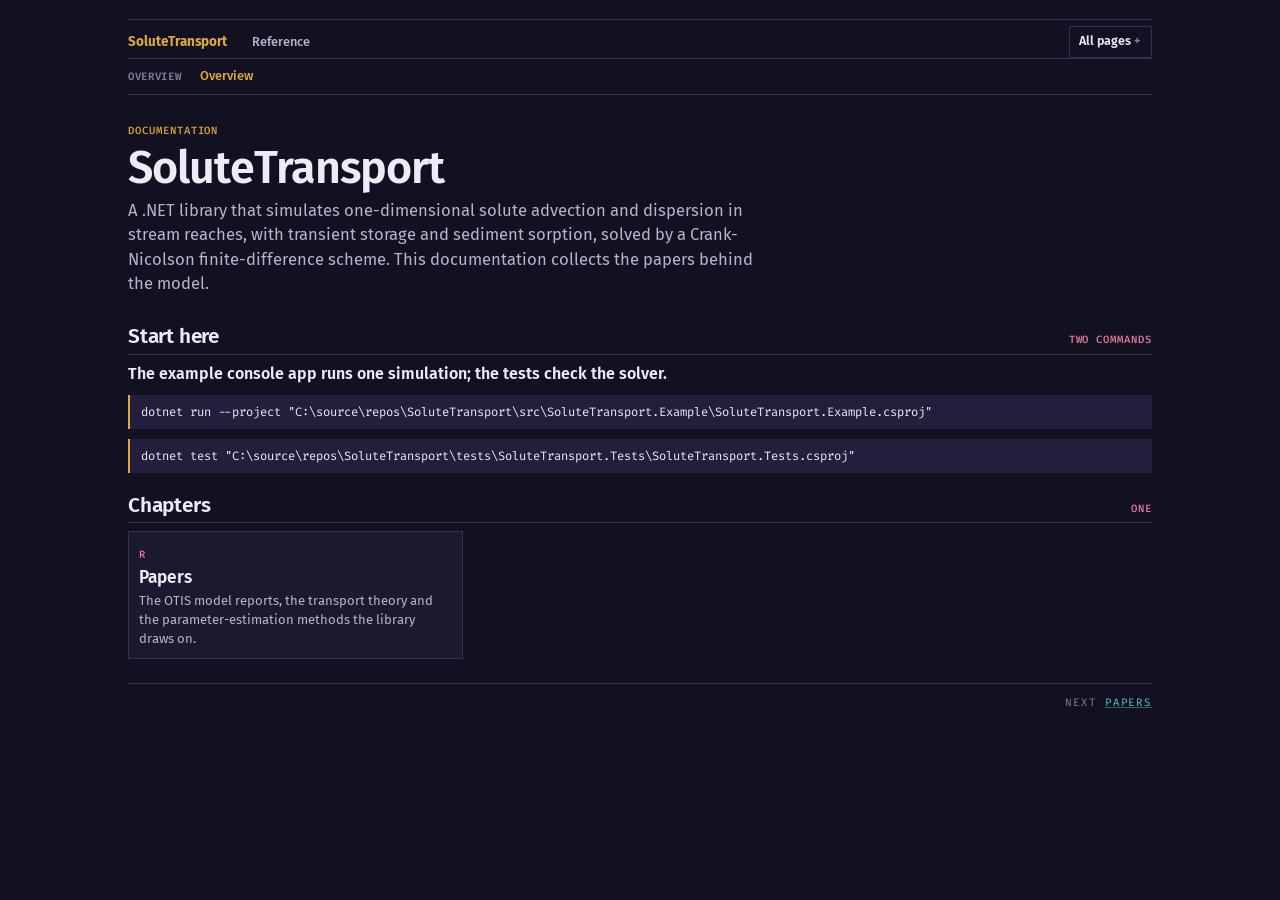
<file: docs/index.html>
<!doctype html>
<html lang="en">
<head><meta charset="utf-8"><meta name="viewport" content="width=device-width,initial-scale=1"><title>SoluteTransport</title>
  <link rel="stylesheet" href="style.css">
</head>
<body><main class="shell">
    <nav class="site-nav" aria-label="Documentation">
      <div class="site-nav-primary">
        <a href="index.html" class="site-brand" aria-current="page">SoluteTransport</a>
        <div class="site-sections">
          <a href="reference/papers.html" class="site-section">Reference</a>
        </div>
        <details class="sitemap">
          <summary>All pages</summary>
          <div class="sitemap-panel">
            <div class="sitemap-group">
              <strong>Overview</strong>
              <a href="index.html" aria-current="page">Overview</a>
            </div>
            <div class="sitemap-group sitemap-utility">
              <strong>Reference</strong>
              <a href="reference/papers.html">Papers</a>
            </div>
          </div>
        </details>
      </div>
      <div class="site-context">
        <span class="context-label">Overview</span>
        <a href="index.html" aria-current="page">Overview</a>
      </div>
    </nav>

    <header>
      <p class="eyebrow">Documentation</p>
      <h1>SoluteTransport</h1>
      <p class="standfirst">A .NET library that simulates one-dimensional solute advection and dispersion in stream reaches, with transient storage and sediment sorption, solved by a Crank-Nicolson finite-difference scheme. This documentation collects the papers behind the model.</p>
    </header>

    <section id="start">
      <div class="section-head"><h2>Start here</h2><span class="count">two commands</span></div>
      <p class="takeaway">The example console app runs one simulation; the tests check the solver.</p>
      <pre><code>dotnet run --project "C:\source\repos\SoluteTransport\src\SoluteTransport.Example\SoluteTransport.Example.csproj"</code></pre>
      <pre><code>dotnet test "C:\source\repos\SoluteTransport\tests\SoluteTransport.Tests\SoluteTransport.Tests.csproj"</code></pre>
    </section>

    <section id="chapters">
      <div class="section-head"><h2>Chapters</h2><span class="count">one</span></div>
      <div class="steps">
        <article class="step-card"><a href="reference/papers.html"><span class="step">R</span><h3>Papers</h3><p>The OTIS model reports, the transport theory and the parameter-estimation methods the library draws on.</p></a></article>
      </div>
    </section>

    <footer><div class="walk"><span class="next"><b>Next</b><a href="reference/papers.html">Papers</a></span></div></footer>
  </main>
</body>
</html>
</file>
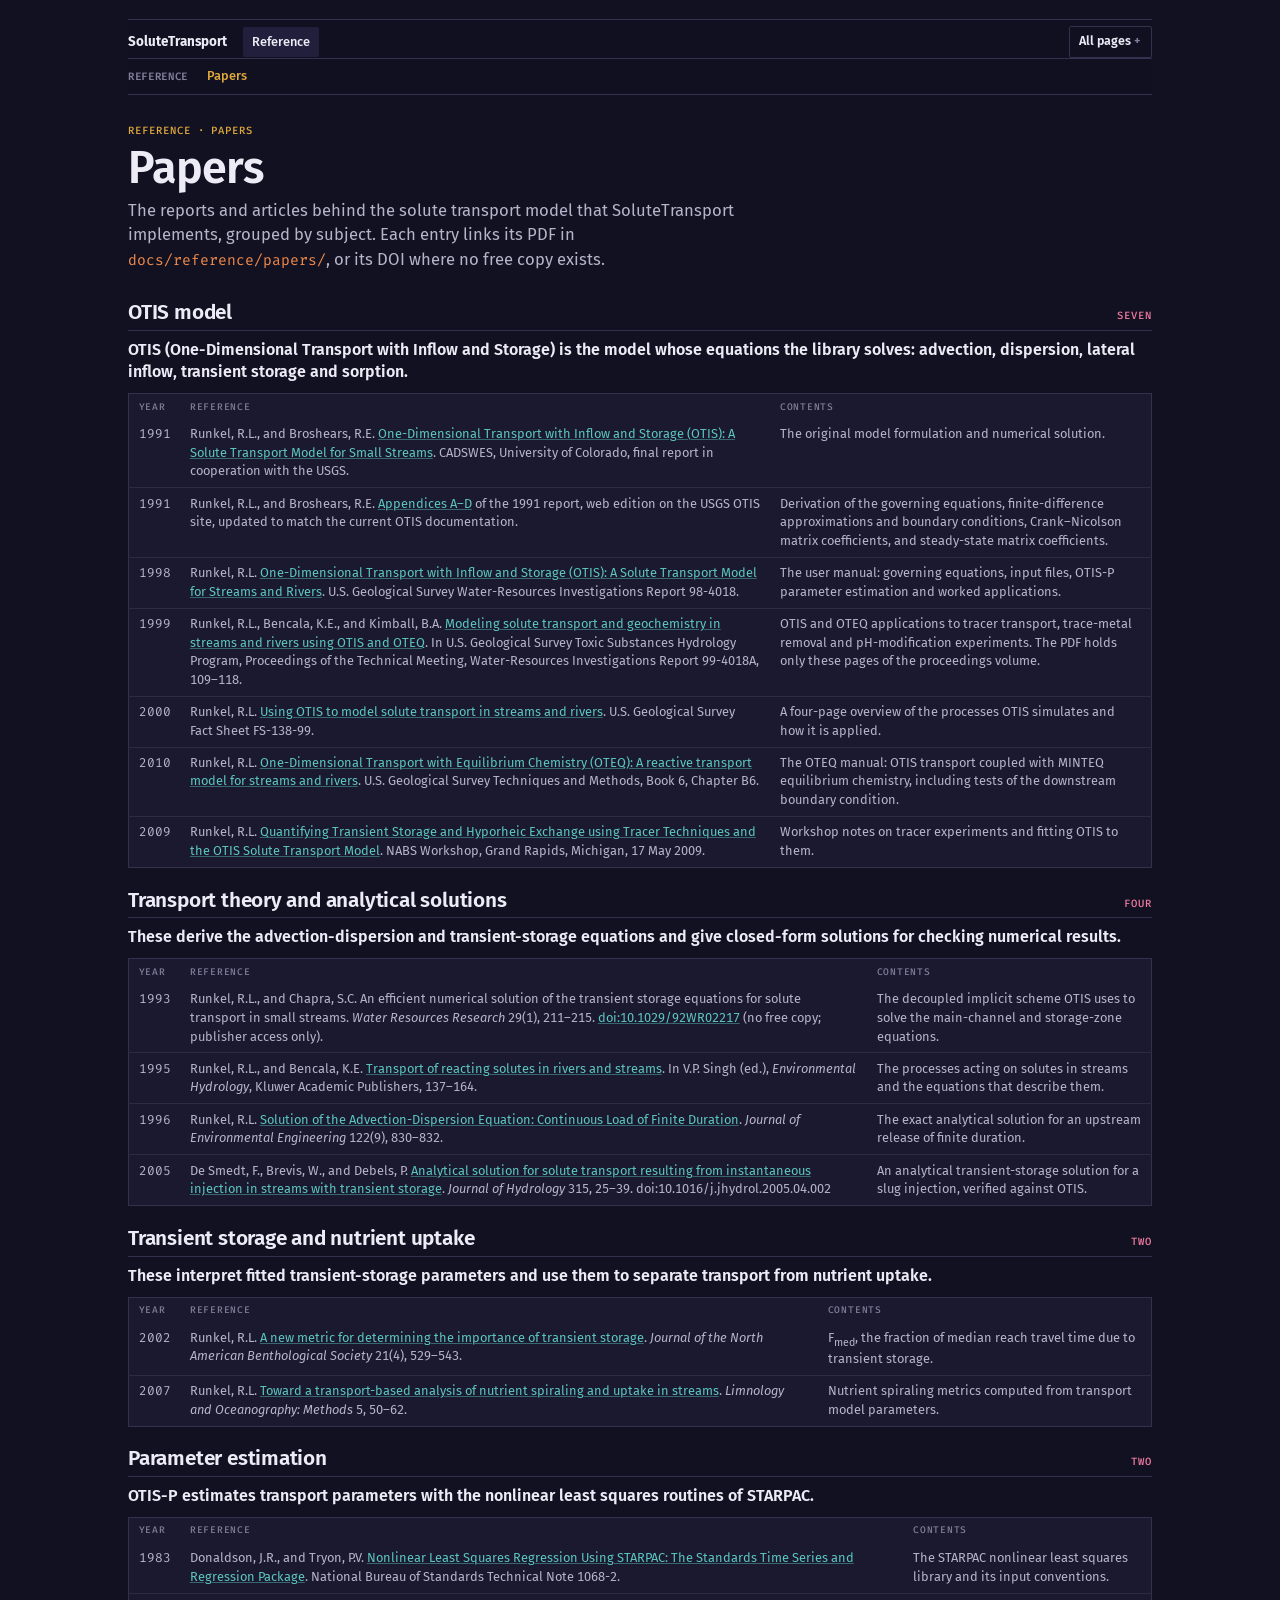
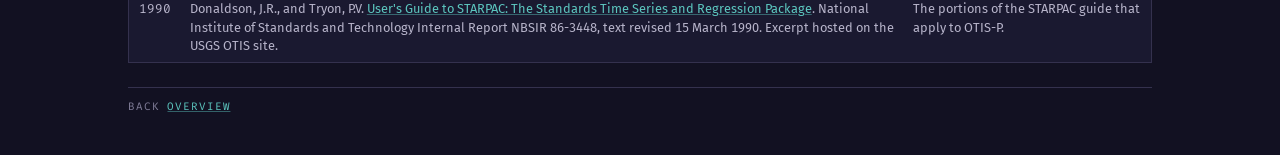
<file: docs/reference/papers.html>
<!doctype html>
<html lang="en">
<head><meta charset="utf-8"><meta name="viewport" content="width=device-width,initial-scale=1"><title>Papers · SoluteTransport</title>
  <link rel="stylesheet" href="../style.css">
</head>
<body><main class="shell">
    <nav class="site-nav" aria-label="Documentation">
      <div class="site-nav-primary">
        <a href="../index.html" class="site-brand">SoluteTransport</a>
        <div class="site-sections">
          <a href="../reference/papers.html" class="site-section section-current" aria-current="page">Reference</a>
        </div>
        <details class="sitemap">
          <summary>All pages</summary>
          <div class="sitemap-panel">
            <div class="sitemap-group">
              <strong>Overview</strong>
              <a href="../index.html">Overview</a>
            </div>
            <div class="sitemap-group sitemap-utility">
              <strong>Reference</strong>
              <a href="../reference/papers.html" aria-current="page">Papers</a>
            </div>
          </div>
        </details>
      </div>
      <div class="site-context">
        <span class="context-label">Reference</span>
        <a href="../reference/papers.html" aria-current="page">Papers</a>
      </div>
    </nav>

    <header>
      <p class="eyebrow">Reference · papers</p>
      <h1>Papers</h1>
      <p class="standfirst">The reports and articles behind the solute transport model that SoluteTransport implements, grouped by subject. Each entry links its PDF in <code>docs/reference/papers/</code>, or its DOI where no free copy exists.</p>
    </header>

    <section id="otis">
      <div class="section-head"><h2>OTIS model</h2><span class="count">seven</span></div>
      <p class="takeaway">OTIS (One-Dimensional Transport with Inflow and Storage) is the model whose equations the library solves: advection, dispersion, lateral inflow, transient storage and sorption.</p>
      <div class="table-wrap">
        <table>
          <thead><tr><th>Year</th><th>Reference</th><th>Contents</th></tr></thead>
          <tbody>
            <tr><td class="n">1991</td><td>Runkel, R.L., and Broshears, R.E. <a href="papers/runkel-broshears-1991-otis-cadswes-report.pdf">One-Dimensional Transport with Inflow and Storage (OTIS): A Solute Transport Model for Small Streams</a>. CADSWES, University of Colorado, final report in cooperation with the USGS.</td><td>The original model formulation and numerical solution.</td></tr>
            <tr><td class="n">1991</td><td>Runkel, R.L., and Broshears, R.E. <a href="papers/runkel-broshears-otis-appendices-a-d.pdf">Appendices A–D</a> of the 1991 report, web edition on the USGS OTIS site, updated to match the current OTIS documentation.</td><td>Derivation of the governing equations, finite-difference approximations and boundary conditions, Crank–Nicolson matrix coefficients, and steady-state matrix coefficients.</td></tr>
            <tr><td class="n">1998</td><td>Runkel, R.L. <a href="papers/runkel-1998-otis-usgs-wrir-98-4018.pdf">One-Dimensional Transport with Inflow and Storage (OTIS): A Solute Transport Model for Streams and Rivers</a>. U.S. Geological Survey Water-Resources Investigations Report 98-4018.</td><td>The user manual: governing equations, input files, OTIS-P parameter estimation and worked applications.</td></tr>
            <tr><td class="n">1999</td><td>Runkel, R.L., Bencala, K.E., and Kimball, B.A. <a href="papers/runkel-bencala-kimball-1999-otis-oteq.pdf">Modeling solute transport and geochemistry in streams and rivers using OTIS and OTEQ</a>. In U.S. Geological Survey Toxic Substances Hydrology Program, Proceedings of the Technical Meeting, Water-Resources Investigations Report 99-4018A, 109–118.</td><td>OTIS and OTEQ applications to tracer transport, trace-metal removal and pH-modification experiments. The PDF holds only these pages of the proceedings volume.</td></tr>
            <tr><td class="n">2000</td><td>Runkel, R.L. <a href="papers/runkel-2000-otis-fact-sheet-fs-138-99.pdf">Using OTIS to model solute transport in streams and rivers</a>. U.S. Geological Survey Fact Sheet FS-138-99.</td><td>A four-page overview of the processes OTIS simulates and how it is applied.</td></tr>
            <tr><td class="n">2010</td><td>Runkel, R.L. <a href="papers/runkel-2010-oteq-usgs-tm-6-b6.pdf">One-Dimensional Transport with Equilibrium Chemistry (OTEQ): A reactive transport model for streams and rivers</a>. U.S. Geological Survey Techniques and Methods, Book 6, Chapter B6.</td><td>The OTEQ manual: OTIS transport coupled with MINTEQ equilibrium chemistry, including tests of the downstream boundary condition.</td></tr>
            <tr><td class="n">2009</td><td>Runkel, R.L. <a href="papers/runkel-2009-otis-nabs-workshop.pdf">Quantifying Transient Storage and Hyporheic Exchange using Tracer Techniques and the OTIS Solute Transport Model</a>. NABS Workshop, Grand Rapids, Michigan, 17 May 2009.</td><td>Workshop notes on tracer experiments and fitting OTIS to them.</td></tr>
          </tbody>
        </table>
      </div>
    </section>

    <section id="theory">
      <div class="section-head"><h2>Transport theory and analytical solutions</h2><span class="count">four</span></div>
      <p class="takeaway">These derive the advection-dispersion and transient-storage equations and give closed-form solutions for checking numerical results.</p>
      <div class="table-wrap">
        <table>
          <thead><tr><th>Year</th><th>Reference</th><th>Contents</th></tr></thead>
          <tbody>
            <tr><td class="n">1993</td><td>Runkel, R.L., and Chapra, S.C. An efficient numerical solution of the transient storage equations for solute transport in small streams. <i>Water Resources Research</i> 29(1), 211–215. <a href="https://doi.org/10.1029/92WR02217">doi:10.1029/92WR02217</a> (no free copy; publisher access only).</td><td>The decoupled implicit scheme OTIS uses to solve the main-channel and storage-zone equations.</td></tr>
            <tr><td class="n">1995</td><td>Runkel, R.L., and Bencala, K.E. <a href="papers/runkel-bencala-1995-reacting-solutes.pdf">Transport of reacting solutes in rivers and streams</a>. In V.P. Singh (ed.), <i>Environmental Hydrology</i>, Kluwer Academic Publishers, 137–164.</td><td>The processes acting on solutes in streams and the equations that describe them.</td></tr>
            <tr><td class="n">1996</td><td>Runkel, R.L. <a href="papers/runkel-1996-ade-finite-duration.pdf">Solution of the Advection-Dispersion Equation: Continuous Load of Finite Duration</a>. <i>Journal of Environmental Engineering</i> 122(9), 830–832.</td><td>The exact analytical solution for an upstream release of finite duration.</td></tr>
            <tr><td class="n">2005</td><td>De Smedt, F., Brevis, W., and Debels, P. <a href="papers/de-smedt-2005-transient-storage-analytical.pdf">Analytical solution for solute transport resulting from instantaneous injection in streams with transient storage</a>. <i>Journal of Hydrology</i> 315, 25–39. doi:10.1016/j.jhydrol.2005.04.002</td><td>An analytical transient-storage solution for a slug injection, verified against OTIS.</td></tr>
          </tbody>
        </table>
      </div>
    </section>

    <section id="storage">
      <div class="section-head"><h2>Transient storage and nutrient uptake</h2><span class="count">two</span></div>
      <p class="takeaway">These interpret fitted transient-storage parameters and use them to separate transport from nutrient uptake.</p>
      <div class="table-wrap">
        <table>
          <thead><tr><th>Year</th><th>Reference</th><th>Contents</th></tr></thead>
          <tbody>
            <tr><td class="n">2002</td><td>Runkel, R.L. <a href="papers/runkel-2002-transient-storage-metric.pdf">A new metric for determining the importance of transient storage</a>. <i>Journal of the North American Benthological Society</i> 21(4), 529–543.</td><td>F<sub>med</sub>, the fraction of median reach travel time due to transient storage.</td></tr>
            <tr><td class="n">2007</td><td>Runkel, R.L. <a href="papers/runkel-2007-nutrient-spiraling.pdf">Toward a transport-based analysis of nutrient spiraling and uptake in streams</a>. <i>Limnology and Oceanography: Methods</i> 5, 50–62.</td><td>Nutrient spiraling metrics computed from transport model parameters.</td></tr>
          </tbody>
        </table>
      </div>
    </section>

    <section id="estimation">
      <div class="section-head"><h2>Parameter estimation</h2><span class="count">two</span></div>
      <p class="takeaway">OTIS-P estimates transport parameters with the nonlinear least squares routines of STARPAC.</p>
      <div class="table-wrap">
        <table>
          <thead><tr><th>Year</th><th>Reference</th><th>Contents</th></tr></thead>
          <tbody>
            <tr><td class="n">1983</td><td>Donaldson, J.R., and Tryon, P.V. <a href="papers/donaldson-tryon-1983-starpac-nonlinear-least-squares.pdf">Nonlinear Least Squares Regression Using STARPAC: The Standards Time Series and Regression Package</a>. National Bureau of Standards Technical Note 1068-2.</td><td>The STARPAC nonlinear least squares library and its input conventions.</td></tr>
            <tr><td class="n">1990</td><td>Donaldson, J.R., and Tryon, P.V. <a href="papers/donaldson-tryon-1990-starpac-users-guide-nbsir-86-3448.pdf">User's Guide to STARPAC: The Standards Time Series and Regression Package</a>. National Institute of Standards and Technology Internal Report NBSIR 86-3448, text revised 15 March 1990. Excerpt hosted on the USGS OTIS site.</td><td>The portions of the STARPAC guide that apply to OTIS-P.</td></tr>
          </tbody>
        </table>
      </div>
    </section>

    <footer><div class="walk"><span class="back"><b>Back</b><a href="../index.html">Overview</a></span></div></footer>
  </main>
</body>
</html>
</file>
<file: docs/style.css>
/* House documentation style. Project additions go in docs/site.css. */

@import url("https://fonts.googleapis.com/css2?family=Fira+Code:wght@400;500;600&family=Fira+Sans:ital,wght@0,400;0,500;0,600;0,700;1,400&display=swap");

:root {
  color-scheme: dark;
  --paper:#121122;
  --surface:#1A1930;
  --surface-raised:#221F3C;
  --ink:#EDEBF5;
  --soft:#B7B4CA;
  --faint:#817E99;
  --rule:#34314E;
  --link:#5CC6BF;
  --accent:#E0A93B;
  --danger:#E5534B;
  --info:#8FA8E8;
  --define:#B79AE8;
  --ok:#8FCB6E;
  --key:#F08A4B;
  --mark:#F07AA0;
  --figure-bg:#1A1930;
  --sans:"Fira Sans",ui-sans-serif,system-ui,"Segoe UI",sans-serif;
  --mono:"Fira Code","Fira Mono",ui-monospace,Consolas,monospace;
  --c1:var(--link); --c2:var(--accent); --c3:var(--danger); --c4:var(--info);
  --c5:var(--define); --c6:var(--ok); --c7:var(--key); --c8:var(--mark);
  --bg:var(--paper); --card:var(--surface); --muted:var(--soft); --line:var(--rule);
  --edge:var(--faint); --edge-hot:var(--accent); --pk:var(--info); --fk:var(--danger);
}

* { box-sizing:border-box; }
html { background:var(--paper); }
body { margin:0; background:var(--paper); color:var(--ink); font:15px/1.45 var(--sans); font-variant-ligatures:no-contextual; }
a { color:var(--link); text-decoration-color:color-mix(in srgb,var(--link) 45%,transparent); }
a:hover, a:focus { color:var(--accent); }
code, kbd, samp { font-family:var(--mono); font-size:.88em; overflow-wrap:anywhere; color:var(--key); }
a code, pre code { color:inherit; }
kbd { padding:0 .3em; border:1px solid var(--rule); border-radius:3px; background:var(--surface-raised); }
pre { margin:0; padding:.5rem .7rem; overflow-x:auto; background:var(--surface-raised); border-left:2px solid var(--accent); color:var(--ink); font:.76rem/1.5 var(--mono); }
pre code { font-size:inherit; overflow-wrap:normal; }
mark { padding:0 .15em; background:color-mix(in srgb,var(--mark) 30%,transparent); color:var(--ink); }
h1, h2, h3, h4, p, ul, ol { margin:0; }
ul, ol { padding-left:1.15rem; }
li + li { margin-top:.15rem; }
.visually-hidden { position:absolute; width:1px; height:1px; padding:0; margin:-1px; overflow:hidden; clip:rect(0,0,0,0); white-space:nowrap; border:0; }

/* ------------------------------------------------------------- rhythm */
/* Blocks are spaced by their predecessor, so siblings have one gap and no
   two margins stack. */

.shell { width:min(64rem, calc(100% - 2rem)); margin:auto; padding:1.2rem 0 2.5rem; }
.shell.wide { width:min(120rem, calc(100% - 2rem)); }
.shell.wide > section > p { max-width:80ch; }
.shell > * + * { margin-top:.8rem; }
.shell > section { margin-top:1.3rem; }
.shell > footer { margin-top:1.5rem; }
[id] { scroll-margin-top:10rem; }
section > * + * { margin-top:.6rem; }
.section-head + * { margin-top:.5rem; }
section > h3 { margin-top:.95rem; font:600 1rem/1.25 var(--sans); }
section > ul, section > ol { color:var(--soft); }

header { display:grid; gap:.4rem; padding:1rem 0 .6rem; }
.eyebrow, .count, .source, .step, .plot-data { font:500 .66rem/1.35 var(--mono); letter-spacing:.09em; text-transform:uppercase; }
.eyebrow { color:var(--accent); }
.meta { color:var(--faint); font:.7rem/1.35 var(--mono); letter-spacing:.03em; }
h1 { font:600 clamp(1.9rem,4vw,2.8rem)/1.05 var(--sans); letter-spacing:-.02em; }
.standfirst { color:var(--soft); font:1.04rem/1.45 var(--sans); max-width:72ch; }

/* --------------------------------------------------------- navigation */
/* Written into every page by docs_nav.py from docs/sitemap.json. */

.site-nav { position:sticky; z-index:20; top:0; padding:.35rem 0 0; background:color-mix(in srgb,var(--paper) 96%,transparent); border-block:1px solid var(--rule); }
.site-nav a { color:var(--soft); text-decoration:none; font:500 .8rem/1.25 var(--sans); white-space:nowrap; }
.site-nav a:hover { color:var(--ink); }
.site-nav a[aria-current="page"] { color:var(--accent); }
.site-nav-primary { display:flex; align-items:center; gap:.35rem; }
.site-nav .site-brand { flex:none; padding:.5rem .65rem .5rem 0; color:var(--ink); font:700 .84rem/1.2 var(--sans); }
.site-sections { display:flex; min-width:0; gap:.15rem; }
.site-nav .site-section { padding:.45rem .55rem; border-radius:2px; }
.site-nav .site-section:hover, .site-nav .site-section.section-current { background:var(--surface-raised); color:var(--ink); }
.site-nav .sitemap { position:relative; flex:none; margin:0 0 0 auto; }
.site-nav .sitemap > summary { list-style:none; cursor:pointer; padding:.45rem .6rem; border:1px solid var(--rule); border-radius:2px; color:var(--ink); font:600 .78rem/1.2 var(--sans); }
.site-nav .sitemap > summary::-webkit-details-marker { display:none; }
.site-nav .sitemap > summary::after { content:" +"; color:var(--faint); }
.site-nav .sitemap[open] > summary::after { content:" −"; }
.site-nav details > * + * { margin-top:0; }
.sitemap-panel { position:absolute; top:calc(100% + .45rem); right:0; display:grid; grid-template-columns:repeat(3,minmax(12rem,1fr)); gap:1.1rem 1.5rem; width:min(62rem,calc(100vw - 2rem)); max-height:calc(100vh - 6rem); overflow:auto; padding:1rem; border:1px solid var(--rule); background:var(--paper); box-shadow:0 .8rem 2rem rgba(0,0,0,.35); }
.sitemap-group { display:flex; flex-direction:column; align-items:flex-start; gap:.15rem; min-width:0; }
.sitemap-group > strong { width:100%; margin-bottom:.2rem; padding-bottom:.3rem; border-bottom:1px solid var(--rule); color:var(--ink); font:600 .95rem/1.2 var(--sans); }
.sitemap-group > a { width:100%; padding:.28rem .2rem; white-space:normal; }
.sitemap-group > .sitemap-subsection { margin-top:.25rem; color:var(--ink); font-weight:600; }
.sitemap-group > .sitemap-child { padding-left:.8rem; color:var(--faint); }
.sitemap-group > .sitemap-child:hover { color:var(--ink); }
.site-context { display:flex; flex-wrap:wrap; align-items:center; gap:.15rem; padding:.22rem 0 .3rem; border-top:1px solid var(--rule); }
.site-context a { padding:.35rem .5rem; }
.site-context-detail { padding-left:.6rem; background:var(--surface); }
.context-label { flex:none; padding-right:.55rem; color:var(--faint); font:600 .67rem/1.2 var(--mono); letter-spacing:.06em; text-transform:uppercase; }

.section-head { display:flex; align-items:baseline; gap:.7rem; padding-bottom:.3rem; border-bottom:1px solid var(--rule); }
h2 { font:600 1.3rem/1.15 var(--sans); letter-spacing:-.01em; }
.count { margin-left:auto; color:var(--mark); }
.lede { color:var(--soft); }
.takeaway { color:var(--ink); font:600 1rem/1.4 var(--sans); }

/* ---------------------------------------------------- chips and legends */

.chips { display:flex; flex-wrap:wrap; gap:.3rem; }
.chip { display:inline-flex; align-items:center; min-height:1.35rem; padding:.12rem .38rem; border:1px solid var(--rule); border-radius:999px; color:var(--faint); font:500 .6rem/1 var(--mono); letter-spacing:.055em; text-transform:uppercase; white-space:nowrap; }
.chip.c1 { color:var(--c1); } .chip.c2 { color:var(--c2); } .chip.c3 { color:var(--c3); }
.chip.c4 { color:var(--c4); } .chip.c5 { color:var(--c5); } .chip.c6 { color:var(--c6); }
.chip.c7 { color:var(--c7); } .chip.c8 { color:var(--c8); }
.chip.pending { color:var(--danger); border-style:dashed; }

/* Legends shrink to their keys, so two can share a line. */
.legend { display:inline-flex; flex-wrap:wrap; gap:.4rem .9rem; align-items:center; max-width:100%; margin-right:.4rem; padding:.45rem .65rem; border:1px solid var(--rule); background:var(--surface); color:var(--soft); font-size:.78rem; vertical-align:top; }
.legend b { color:var(--ink); }
.legend-key { display:inline-flex; gap:.35rem; align-items:center; white-space:nowrap; }
.legend-mark { display:inline-block; width:1.35rem; border-top:2px solid var(--c1); }
.legend-mark.dotted { border-top-style:dotted; }
.legend-mark.dashed { border-top-style:dashed; }
.legend-mark.c2 { border-color:var(--c2); } .legend-mark.c3 { border-color:var(--c3); }
.legend-mark.c4 { border-color:var(--c4); } .legend-mark.c5 { border-color:var(--c5); }
.legend-mark.c6 { border-color:var(--c6); } .legend-mark.c7 { border-color:var(--c7); } .legend-mark.c8 { border-color:var(--c8); }
.sw { display:inline-block; width:.8rem; height:.8rem; border-radius:2px; border:1px solid var(--rule); vertical-align:-.08rem; }

/* ------------------------------------------------------------- figures */

.fig { display:grid; gap:.35rem; margin:0; padding:.6rem; border:1px solid var(--rule); border-radius:4px; background:var(--surface); min-width:0; }
.fig img, .fig > svg, .plot-card img { display:block; width:100%; height:auto; border-radius:2px; background:var(--figure-bg); }
.fig figcaption, .plot-caption { color:var(--soft); font-size:.78rem; line-height:1.4; }
.fig figcaption b { color:var(--ink); }
.fig.narrow { max-width:34rem; }
.cards { display:grid; gap:.6rem; grid-template-columns:repeat(auto-fill,minmax(min(100%,26rem),1fr)); }
.plot-card { display:grid; gap:.4rem; align-content:start; padding:.6rem; border:1px solid var(--rule); border-radius:4px; background:var(--surface); min-width:0; }
.plot-card > header { display:flex; flex-wrap:wrap; gap:.3rem .6rem; align-items:baseline; padding:0; }
.plot-card h3 { margin-right:auto; font:600 .98rem/1.15 var(--sans); }
.plot-card .legend { display:flex; margin:0; gap:.3rem .6rem; padding:.35rem .5rem; font-size:.71rem; }
.source { color:var(--faint); }
.plot-data { color:var(--faint); text-decoration:none; }
.plot-data:hover { color:var(--accent); }

/* A figure wider than the shell scrolls inside its frame; the page never does. */
.scroll-x { max-width:100%; overflow-x:auto; }

/* A table or a callout beside a card. */
.row { display:flex; flex-wrap:wrap; gap:.6rem; align-items:flex-start; }
.row > .table-wrap { flex:1 1 20rem; min-width:0; }
.row > .plot-card, .row > .fig { flex:0 1 27rem; min-width:min(100%,19rem); }
.row > .note, .row > .status { flex:1 1 22rem; }

/* Inline flow diagrams, captioned beside. */
.diagram { display:grid; grid-template-columns:minmax(0,1fr) 16rem; gap:.4rem 1.2rem; align-items:center; margin:0; }
.diagram svg { display:block; width:100%; height:auto; }
.diagram figcaption { color:var(--soft); font-size:.8rem; }

/* -------------------------------------------------------------- tables */

.table-wrap { max-width:100%; overflow-x:auto; }
table { width:100%; border:1px solid var(--rule); border-collapse:collapse; background:var(--surface); font-variant-numeric:tabular-nums; }
caption { padding-block:.4rem; color:var(--soft); font-size:.78rem; text-align:left; }
th { padding:.4rem .6rem; color:var(--faint); border-bottom:1px solid var(--rule); text-align:left; vertical-align:bottom; font:500 .6rem/1.25 var(--mono); letter-spacing:.08em; text-transform:uppercase; }
tbody th { color:var(--ink); vertical-align:top; font:500 .79rem/1.4 var(--sans); letter-spacing:0; text-transform:none; }
td { padding:.4rem .6rem; border-bottom:1px solid color-mix(in srgb,var(--rule) 72%,transparent); color:var(--soft); font-size:.8rem; vertical-align:top; }
tr:last-child > td, tr:last-child > th { border-bottom:0; }
td code { color:var(--key); }
td.k { white-space:nowrap; font-family:var(--mono); font-size:.74rem; color:var(--key); }
td.n, th.n { text-align:right; white-space:nowrap; font-family:var(--mono); }
tr.group td { padding-top:.9rem; color:var(--ink); font-weight:600; border-bottom:1px solid var(--rule); }
/* A magnitude read as a length rather than a number. */
td .bar { display:block; height:.42rem; margin-top:.3rem; min-width:1px; border-radius:1px; background:var(--c1); }
td .bar.c2 { background:var(--c2); } td .bar.c3 { background:var(--c3); }
td .bar.c4 { background:var(--c4); } td .bar.c5 { background:var(--c5); }
td .bar.c6 { background:var(--c6); } td .bar.c7 { background:var(--c7); } td .bar.c8 { background:var(--c8); }

/* --------------------------------------------------------- definitions */

.term-index { display:grid; grid-template-columns:repeat(auto-fill,minmax(min(100%,20rem),1fr)); gap:.5rem .8rem; margin:0; }
.term-index > div { padding:.42rem .55rem; border-left:2px solid var(--define); background:var(--surface); }
.term-index dt { color:var(--ink); font:600 .82rem/1.25 var(--sans); }
.term-index dd { margin:.2rem 0 0; color:var(--soft); font-size:.78rem; }
dfn { color:var(--define); font-style:normal; border-bottom:1px dotted var(--define); }
.formula, math[display="block"] { display:block; max-width:100%; overflow-x:auto; padding:.5rem .7rem; background:var(--surface-raised); border-left:2px solid var(--accent); color:var(--ink); }
.formula { font:.78rem/1.45 var(--mono); }
math[display="block"] { display:block math; font-size:1.08rem; }
dl.symbols { display:grid; grid-template-columns:max-content 1fr; gap:.12rem .8rem; margin:0; padding:.35rem .7rem .45rem; border-left:2px solid var(--define); color:var(--soft); font-size:.78rem; }
dl.symbols dt { color:var(--define); font-style:italic; white-space:nowrap; }
dl.symbols dd { margin:0; }
dl.symbols .unit { color:var(--faint); font:.7rem var(--mono); }

/* ------------------------------------------------------------ callouts */
/* A labelled callout names its kind in small capitals above its text. */

.note, .status, .verified, .warning, .open-defect { padding:.55rem .75rem; color:var(--soft); font-size:.85rem; max-width:80ch; }
.note > * + *, .status > * + *, .verified > * + *, .warning > * + *, .open-defect > * + * { margin-top:.45rem; }
.note b, .status b, .verified b, .warning b, .open-defect b { color:var(--ink); }
.note { border-left:2px solid var(--accent); background:color-mix(in srgb,var(--accent) 7%,var(--surface)); }
.status { border-left:2px solid var(--info); background:var(--surface); }
.verified { border-left:2px solid var(--ok); background:color-mix(in srgb,var(--ok) 6%,var(--surface)); }
.warning, .open-defect { border-left:2px solid var(--danger); background:color-mix(in srgb,var(--danger) 6%,var(--surface)); }
.status::before, .verified::before, .warning::before, .open-defect::before { display:block; margin-bottom:.3rem; font:500 .6rem/1 var(--mono); letter-spacing:.14em; }
.status::before { content:"STATUS"; color:var(--info); }
.verified::before { content:"VERIFIED"; color:var(--ok); }
.warning::before { content:"WARNING"; color:var(--danger); }
.open-defect::before { content:"OPEN DEFECT"; color:var(--danger); }
details > summary { cursor:pointer; color:var(--soft); font-size:.88rem; }
details > * + * { margin-top:.5rem; }

/* ---------------------------------------------------------- home page */

.steps { display:grid; grid-template-columns:repeat(auto-fill,minmax(min(100%,17rem),1fr)); gap:.6rem; }
.step-card { padding:.65rem; border:1px solid var(--rule); background:var(--surface); }
.step-card h3 { margin:.2rem 0; font:600 1.08rem/1.15 var(--sans); }
.step-card p { color:var(--soft); font-size:.82rem; }
.step-card a { display:block; color:inherit; text-decoration:none; }
.step-card a:hover h3 { color:var(--accent); }
.step { color:var(--mark); }

/* -------------------------------------------------------- study brief */
/* The first printed page of a study report (experiment-report skill). */

.research-brief { --brief-accent:var(--info); padding:1.15rem; border:1px solid color-mix(in srgb,var(--brief-accent) 32%,transparent); border-top:.35rem solid var(--brief-accent); border-radius:.45rem; background:linear-gradient(145deg,color-mix(in srgb,var(--brief-accent) 8%,var(--surface)),transparent 72%); }
.shell > .research-brief { margin-bottom:1.5rem; }
.research-brief > * + * { margin-top:.9rem; }
.brief-kicker { display:flex; flex-wrap:wrap; gap:.45rem; }
.brief-badge { display:inline-flex; align-items:center; min-height:1.7rem; padding:.2rem .55rem; border:1px solid color-mix(in srgb,var(--brief-accent) 45%,transparent); border-radius:99rem; background:var(--surface-raised); color:var(--brief-accent); font:600 .68rem/1.2 var(--sans); letter-spacing:.045em; text-transform:uppercase; }
.brief-answer { max-width:68ch; color:var(--ink); font:600 clamp(1.1rem,2.1vw,1.45rem)/1.35 var(--sans); }
.brief-context { display:grid; grid-template-columns:repeat(3,minmax(0,1fr)); gap:.65rem; margin:0; }
.brief-context div { min-width:0; padding:.55rem .65rem; border-left:.18rem solid color-mix(in srgb,var(--brief-accent) 55%,transparent); background:var(--surface); }
.brief-context dt { margin:0 0 .15rem; color:var(--soft); font:600 .66rem/1.2 var(--sans); letter-spacing:.055em; text-transform:uppercase; }
.brief-context dd { margin:0; color:var(--ink); font:500 .82rem/1.35 var(--sans); }
.brief-grid { display:grid; grid-template-columns:minmax(0,1.55fr) minmax(14rem,.8fr); gap:1rem; align-items:start; }
.primary-display, .claim-stack { min-width:0; padding:.8rem; border:1px solid var(--rule); border-radius:.3rem; background:var(--surface); }
.primary-display > h2, .claim-stack > h2 { margin:0 0 .55rem; color:var(--brief-accent); font:600 .76rem/1.2 var(--sans); letter-spacing:.055em; text-transform:uppercase; }
.claim-stack { display:grid; gap:.7rem; }
.claim-stack section { padding:0 0 .7rem; border-bottom:1px solid var(--rule); }
.claim-stack section:last-child { padding-bottom:0; border-bottom:0; }
.claim-stack h3 { margin:0 0 .2rem; color:var(--brief-accent); font:600 .7rem/1.2 var(--sans); letter-spacing:.04em; text-transform:uppercase; }
.claim-stack p { font-size:.84rem; color:var(--soft); }
.claim-stack .decision h3 { color:var(--ok); }
.brief-links { display:flex; flex-wrap:wrap; gap:.45rem .9rem; font:600 .76rem/1.35 var(--sans); }
.brief-links::before { content:"Evidence"; color:var(--soft); font-size:.68rem; letter-spacing:.055em; text-transform:uppercase; }

/* -------------------------------------------------------------- footer */

footer { padding-top:.7rem; border-top:1px solid var(--rule); color:var(--faint); font-size:.74rem; }
footer > * + * { margin-top:.5rem; }
.walk { display:flex; flex-wrap:wrap; gap:.4rem 2rem; font-family:var(--mono); font-size:.68rem; letter-spacing:.08em; text-transform:uppercase; }
.walk .next { margin-left:auto; }
.walk b { color:var(--faint); font-weight:400; margin-right:.5rem; }

/* -------------------------------------------------------------- narrow */

@media (max-width:48rem) {
  body { font-size:14px; }
  .shell, .shell.wide { width:calc(100% - 2rem); padding-top:.75rem; }
  .site-nav-primary { flex-wrap:wrap; }
  .site-nav .site-brand { margin-right:auto; }
  [id] { scroll-margin-top:12rem; }
  .site-context { flex-wrap:nowrap; overflow-x:auto; scrollbar-width:thin; }
  .site-context a, .context-label { flex:none; }
  .site-sections { order:3; flex-basis:100%; overflow-x:auto; padding-bottom:.15rem; scrollbar-width:thin; }
  .site-nav .site-section { padding:.4rem .5rem; }
  .sitemap-panel { position:fixed; inset:4.8rem .5rem auto; grid-template-columns:1fr; width:auto; max-height:calc(100vh - 5.3rem); }
  .cards, .steps, .term-index, .diagram, .brief-context, .brief-grid { grid-template-columns:1fr; }
  .row > .plot-card, .row > .fig { flex-basis:100%; }
  .legend { display:flex; margin-right:0; }
  td.k { white-space:normal; overflow-wrap:anywhere; }
  .legend-key { white-space:normal; }
  .section-head { align-items:flex-start; flex-wrap:wrap; }
  .count { margin-left:0; }
  .research-brief { padding:.8rem; }
}

/* --------------------------------------------------------------- print */
/* Paper is white: the tokens switch to ink on paper and the navigation drops. */

@media print {
  @page { size:letter; margin:.5in; }
  :root { color-scheme:light; --paper:#fff; --surface:#fff; --surface-raised:#f3f2f7; --ink:#111; --soft:#333; --faint:#666; --rule:#bbb; --link:#0b6e68; --accent:#8a5a00; --danger:#a8261f; --info:#2c4a9a; --define:#5b3d9a; --ok:#2f6b1f; --key:#a04a10; --mark:#a3224d; --figure-bg:#1A1930; }
  body { font-size:10.5pt; }
  .site-nav, .walk { display:none !important; }
  .shell, .shell.wide { width:auto; padding:0; }
  .research-brief { min-height:9in; break-after:page; background:none; }
  .brief-context { grid-template-columns:repeat(3,1fr); }
  .brief-grid { grid-template-columns:1.55fr .8fr; }
  section, figure, table, .plot-card { break-inside:avoid; }
  a { color:inherit; text-decoration:none; }
}
</file>
